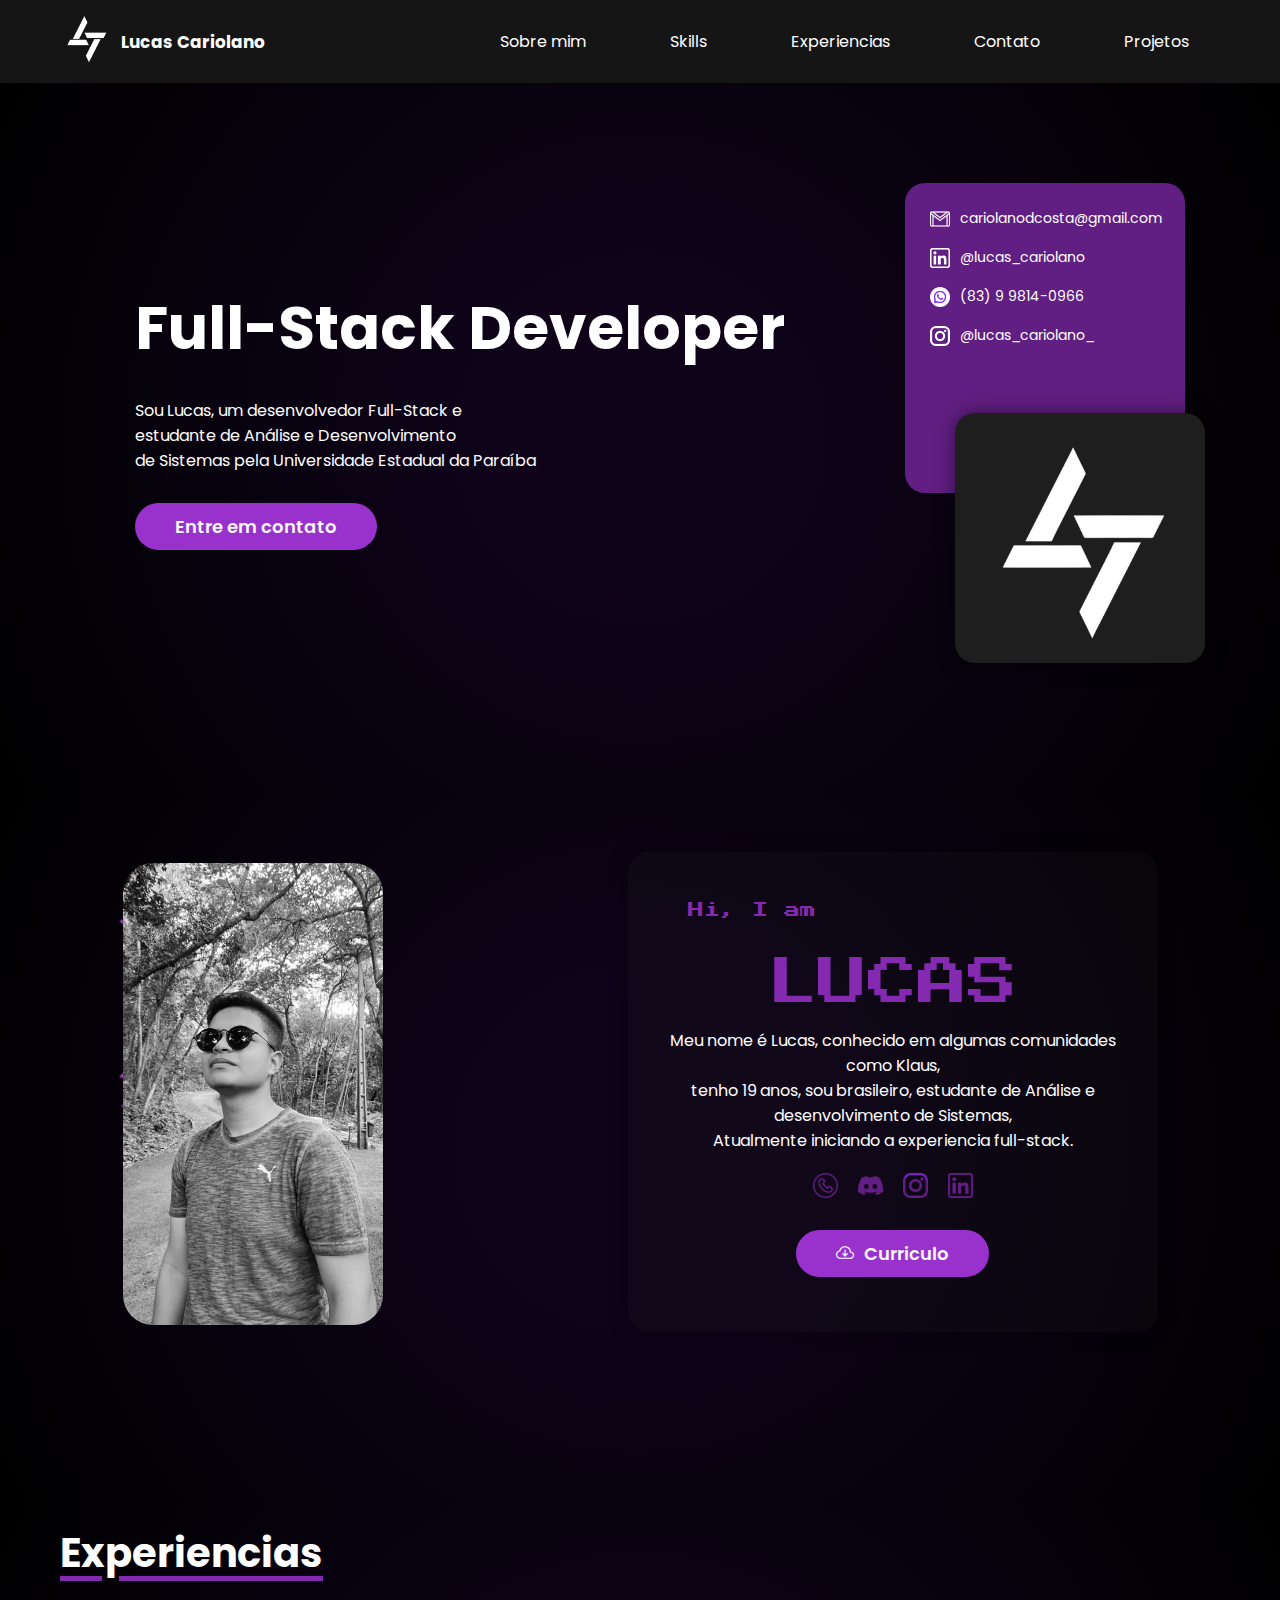
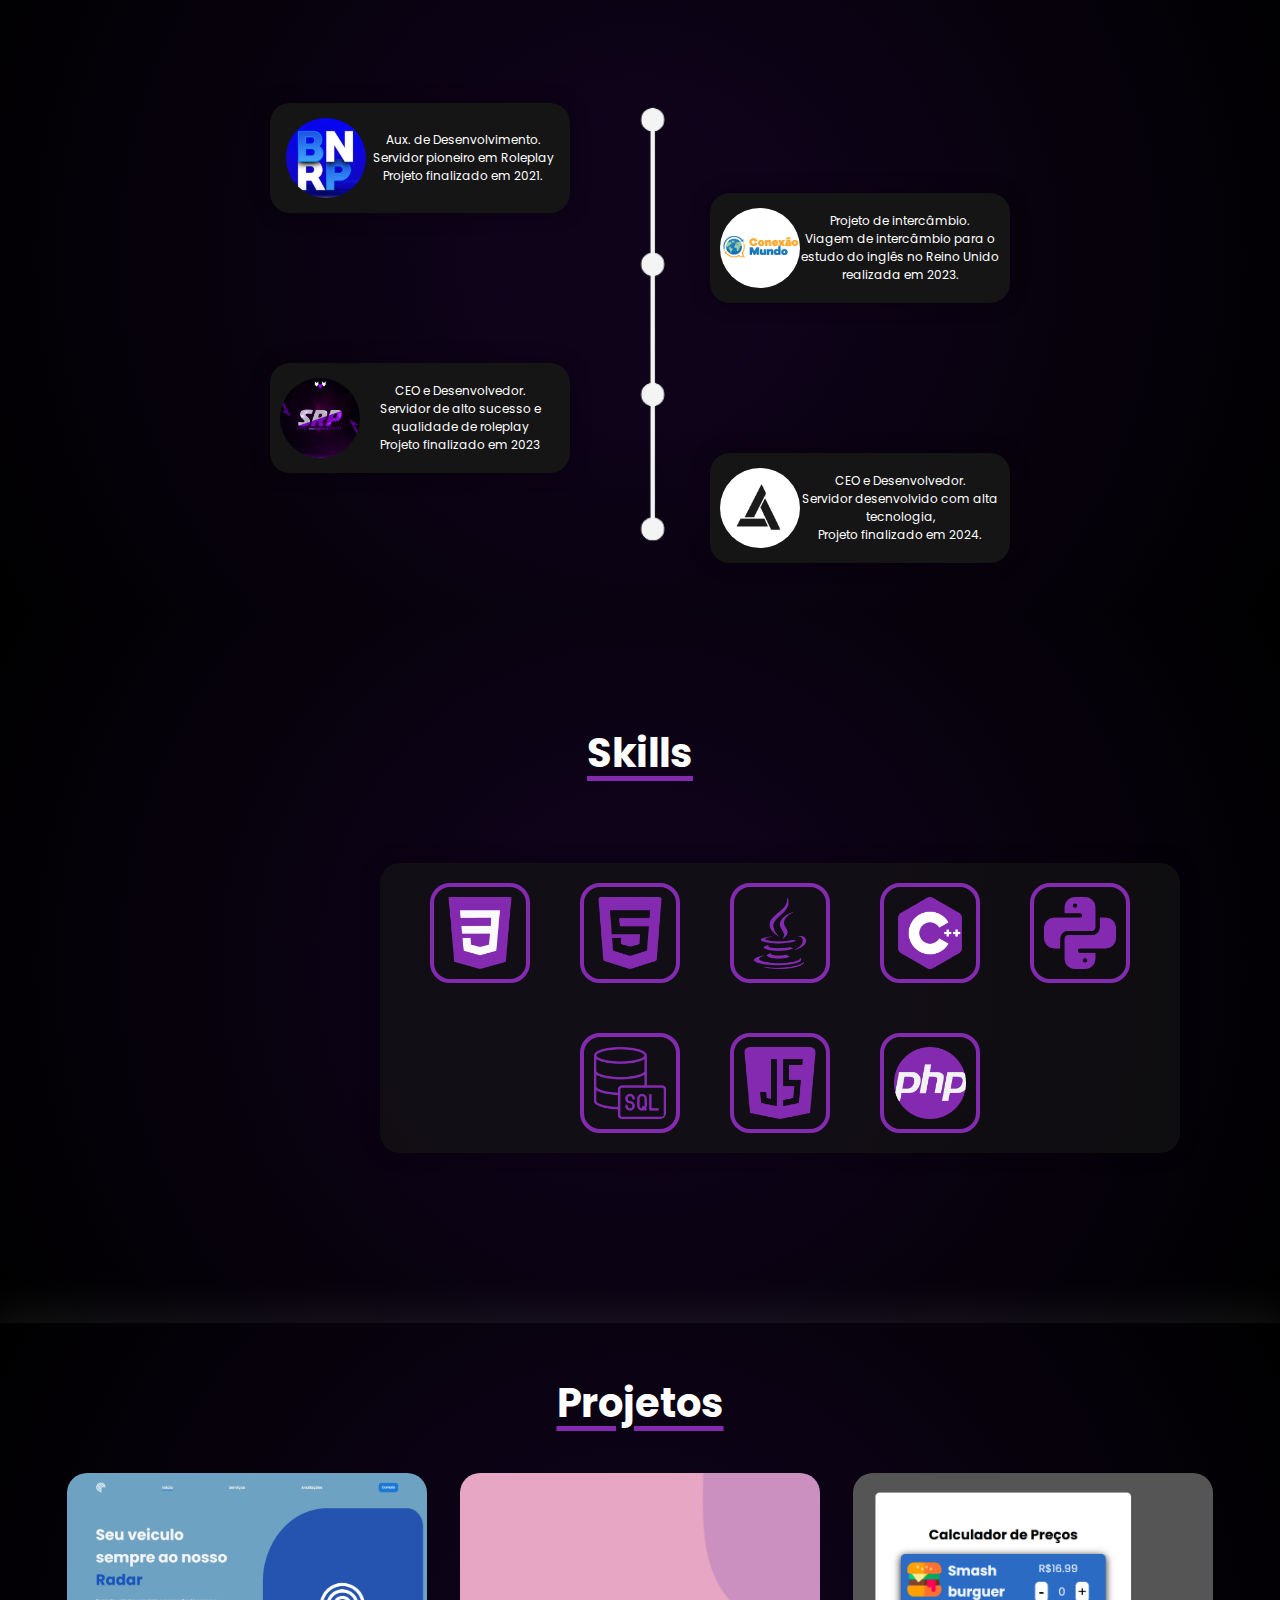
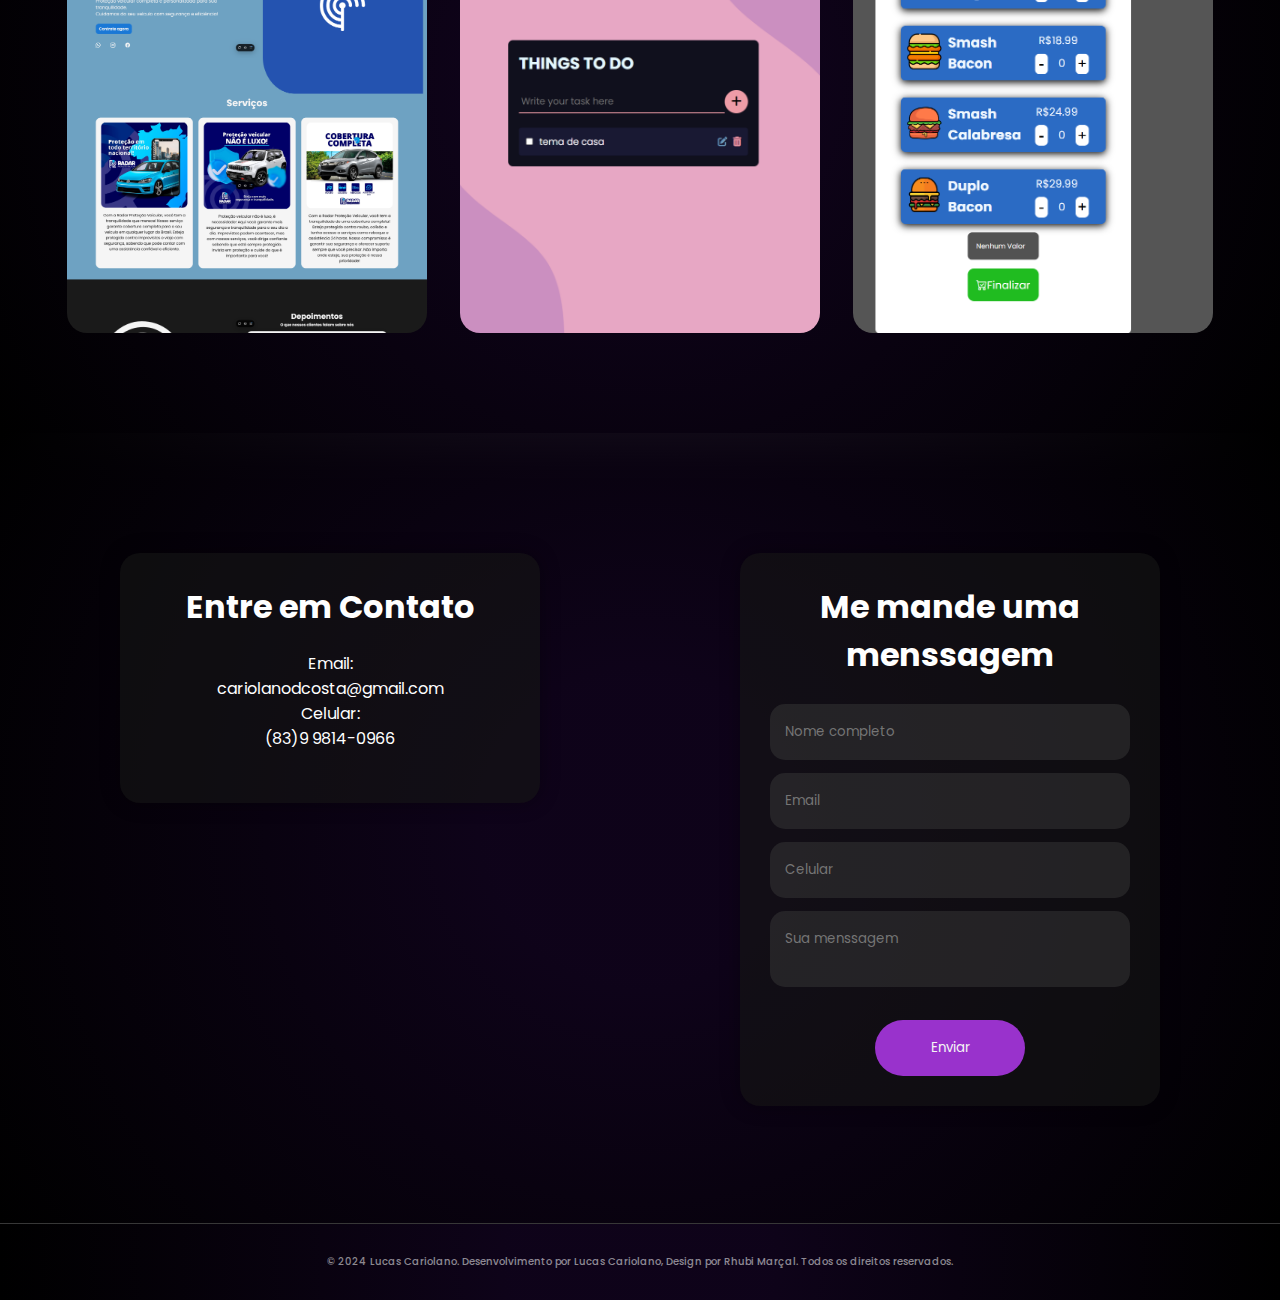
<file: index.html>
<!DOCTYPE html>
<html lang="en">
<head>
    <meta charset="UTF-8">
    <meta name="viewport" content="width=device-width, initial-scale=1.0">
    <!-- GOOGLE FONTS -->
    <!--POPPINS-->
    <link rel="preconnect" href="https://fonts.googleapis.com">
    <link rel="preconnect" href="https://fonts.gstatic.com" crossorigin>
    <link href="https://fonts.googleapis.com/css2?family=Poppins:ital,wght@0,100;0,200;0,300;0,400;0,500;0,600;0,700;0,800;0,900;1,100;1,200;1,300;1,400;1,500;1,600;1,700;1,800;1,900&display=swap" rel="stylesheet">
    <!--MONT SERRAT-->
    <link rel="preconnect" href="https://fonts.googleapis.com">
    <link rel="preconnect" href="https://fonts.gstatic.com" crossorigin>
    <link href="https://fonts.googleapis.com/css2?family=Montserrat:ital,wght@0,100..900;1,100..900&family=Poppins:ital,wght@0,100;0,200;0,300;0,400;0,500;0,600;0,700;0,800;0,900;1,100;1,200;1,300;1,400;1,500;1,600;1,700;1,800;1,900&display=swap" rel="stylesheet">
    <!-- FONT MINECRAFT -->
     <link rel="preconnect" href="https://fonts.googleapis.com">
     <link rel="preconnect" href="https://fonts.gstatic.com" crossorigin>
     <link href="https://fonts.googleapis.com/css2?family=Press+Start+2P&display=swap" rel="stylesheet">
    <!-- FIM GOOGLE FONTS -->

    <!-- BOOTSTRAP ICONS -->
    <link rel="stylesheet" href="https://cdn.jsdelivr.net/npm/bootstrap-icons@1.11.3/font/bootstrap-icons.min.css">
    <!--JAVA SCRIPT-->
    <script src="assets/script.js" defer></script>   

    <!-- CSS -->
    <link rel="stylesheet" href="assets/swiper-bundle.min.css" />
    
    <link rel="stylesheet" href="assets/style.css" />
    <title>Portifolio</title>
</head> 
    <body>
        <header>
            <div class="interface">
                <div class="logo">
                    <a href="#">
                        <img src="images/logo.png" alt="Logo">
                    </a>
                    <h4>Lucas Cariolano</h4>
                </div><!--logo-->
                <nav class="menu-desktop">
                    <ul>
                        <li><a href="#about-me">Sobre mim</a></li>
                        <li><a href="#skills">Skills</a></li>
                        <li><a href="#experiences">Experiencias</a></li>
                        <li><a href="#contact">Contato</a></li>
                        <li><a href="#projects">Projetos</a></li>
                    </ul>
                </nav>
                <div class="open-menu" id="open-menu">
                    <i class="bi bi-list"></i>
                </div>
                <div class="mobile-menu" id="mobile-menu">
                    <div class="closer">
                        <i class="bi bi-x-lg"></i>
                    </div>
                    <nav>
                        <ul>
                            <li><a href="#skills">Skills</a></li>
                            <li><a href="#experiences">Experiencias</a></li>
                            <li><a href="#about-me">Sobre mim</a></li>
                            <li><a href="#contact">Contato</a></li>
                            <li><a href="#projects">Projetos</a></li>
                        </ul>
                    </nav>
                </div>
                <div class="menu-overlay" id="menuoverlay"></div>
            </div>
        </header>
        <main>
            <section  class="site-top">
                <div class="principal-left">
                    <h1>Full-Stack Developer</h1>
                    <p>Sou Lucas, um desenvolvedor Full-Stack e<br>estudante de Análise e Desenvolvimento<br>de Sistemas pela Universidade Estadual da Paraíba</p>
                    <div class="btn-contato">
                        <a href="https://wa.me/5584998140966?text=">
                            <button>Entre em contato</button>
                        </a>
                    </div>
                </div>
                <div class="principal-right">
                    <div class="container">
                        <div class="info-card">
                            <ul>
                                <li><img src="images/gmail.png" alt="Email"> cariolanodcosta@gmail.com</li>
                                <li><img src="images/linkedin.png" alt="LinkedIn"> @lucas_cariolano</li>
                                <li><img src="images/whatsapp.png" alt="Phone"> (83) 9 9814-0966</li>
                                <li><img src="images/instagram.png" alt="Instagram"> @lucas_cariolano_</li>
                            </ul>
                        </div>
                        <div class="logo-card">
                            <img src="images/logo.png" alt="Logo">
                        </div>
                    </div>
                </div>
            </section>
            <section class="about-me" id="about-me">
                <div class="flex">
                    <div class="about-image">
                        <img class="about-me-image" src="images/Lucas-sobre.jpg" alt="">
                        <img class="colmeia-detail" src="images/colmeia.png" alt="">       
                    </div>
                    <div class="card-about">
                        <h4>Hi, I am</h4>
                        <h1>LUCAS</h1>
                        <p>Meu nome é Lucas, conhecido em algumas comunidades como Klaus,<br>tenho 19 anos, sou brasileiro, estudante de Análise e desenvolvimento de Sistemas,<br>Atualmente iniciando a experiencia full-stack.</p>
                        <div class="about-social">
                            <a href="https://wa.me/5584998140966?text=">
                                <img src="images/telefone-roxo.png" alt="Email">
                            </a>
                            <a href="">
                                <img src="images/discordia-roxo.png" alt="Phone">
                            </a>
                            <a href="https://www.instagram.com/p/C-rI688O-Y7X9oIrPLpbWu0_MCMfr29TTyHeYA0/?igsh=MXBxbmpwejFqeTB1cg==">
                                <img src="images/instagram-roxo.png" alt="Instagram">
                            </a>
                            <a href="www.linkedin.com/in/lucas-cariolano-b847702ab">
                                <img src="images/linkedin-roxo.png" alt="LinkedIn">
                            </a>
                        </div>
                        <div class="btn-contato">
                            <a href="#">
                                <button><i class="bi bi-cloud-arrow-down" id="icon-download"></i>Curriculo</button>
                            </a>
                        </div>
                    </div>    
                    </div>
                </div>
                
            </section>
            <section class="experiences" id="experiences">
                <div class="flex">
                    <div class="left-container">
                        <h1>Experiencias</h1>
                        <div class="card-exp">
                            <img src="images/bnrp.png" alt="">
                            <p>Aux. de Desenvolvimento.<br>Servidor pioneiro em Roleplay<br>Projeto finalizado em 2021.</p>
                        </div>
                        <div class="card-exp">
                            <img src="images/SRP.png" alt="">
                            <p>CEO e Desenvolvedor.<br>Servidor de alto sucesso e qualidade de roleplay<br>Projeto finalizado em 2023</p>
                        </div>
                    </div>
                    <div class="center-container">
                        <img src="images/linha-experiencias.png" alt="">
                    </div>
                    <div class="right-container">
                        <div class="card-exp">
                            <img src="images/conexao.png" alt="">
                            <p>Projeto de intercâmbio.<br>Viagem de intercâmbio para o estudo do inglês no Reino Unido realizada em 2023.</p>
                        </div>
                        <div class="card-exp">
                            <img src="images/ALPHA.png" alt="">
                            <p>CEO e Desenvolvedor.<br>Servidor desenvolvido com alta tecnologia,<br>Projeto finalizado em 2024.</p>
                        </div>
                    </div>
                </div>
            </section>
            <!-- Correção de palavras e nome de classe -->
            <section class="skills" id="skills">
                <div class="all-skills">
                    <div class="title-skills">
                        <h1>Skills</h1>
                    </div>
                    <div class="skills-set">
                        <img src="images/css.png" alt="CSS Logo">
                        <img src="images/html.png" alt="HTML Logo">
                        <img src="images/java.png" alt="Java Logo">
                        <img src="images/c-.png" alt="C# Logo">
                        <img src="images/python.png" alt="Python Logo">
                        <img src="images/servidor-sql.png" alt="SQL Server Logo">
                        <img src="images/script-java.png" alt="JavaScript Logo">
                        <img src="images/php.png" alt="PHP Logo">
                    </div> 
                </div>
            </section>
            <section class="projects" id="projects">
                <div class="interface">
                    <h1 class="projects-tittle">Projetos</h2>
                    <div class="flex-images">
                        <div class="img-port" style="background-image: url(images/lpradarsite.png);"></div>
                        <div class="img-port" style="background-image: url(images/to-do-list.png);"></div>
                        <div class="img-port" style="background-image: url(images/calculadordeprecos.png);"></div>
                    </div>
                </div>
            </section>
            <section class="contact" id="contact">
                <div class="contact-container">
                    <div class="left-square">
                        <h1>Entre em Contato</h1>
                        <p>Email:<br>cariolanodcosta@gmail.com</p>
                        <p>Celular:<br>(83)9 9814-0966</p>
                    </div>
                    <div class="right-square">
                        <h1>Me mande uma menssagem</h1>
                        <form action="./php/email_send.php" method="POST" class="card">
                            <input type="text" name="name" id="name" placeholder="Nome completo" required>
                            <input type="text" name="email" id="email" placeholder="Email" required>
                            <input type="text" name="phonenumber" id="phonenumber" placeholder="Celular" required>
                            <textarea name="message" id="message" placeholder="Sua menssagem" required></textarea>
                            <div class="btn-submmit"><input type="button" value="Enviar"></div>
                        </form>
                    </div>
                </div>
            </section>
        </main>
        <footer>
            <div id="line"></div>
            <div class="Copyright"><h2>© 2024 Lucas Cariolano. Desenvolvimento por Lucas Cariolano, Design por Rhubi Marçal. Todos os direitos reservados.</h2></div>
        </footer>
    </body>
</html>
</file>
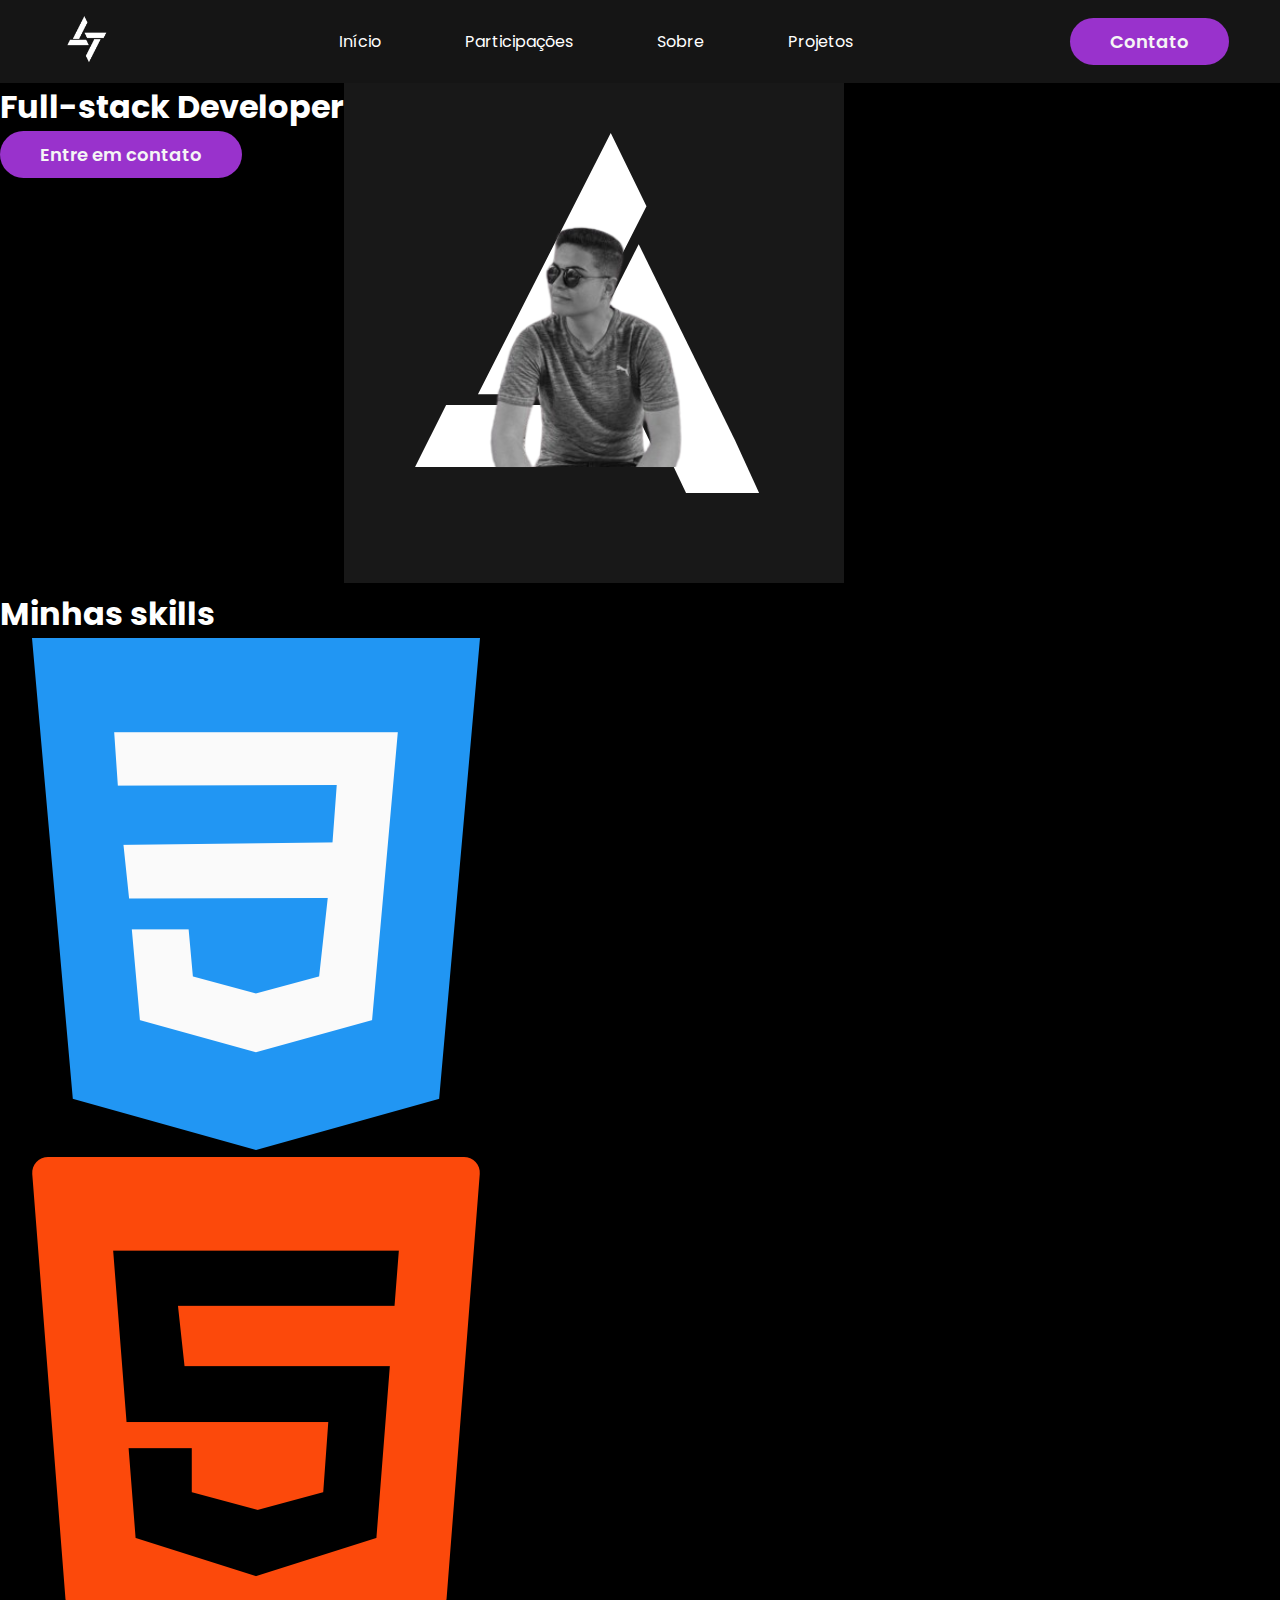
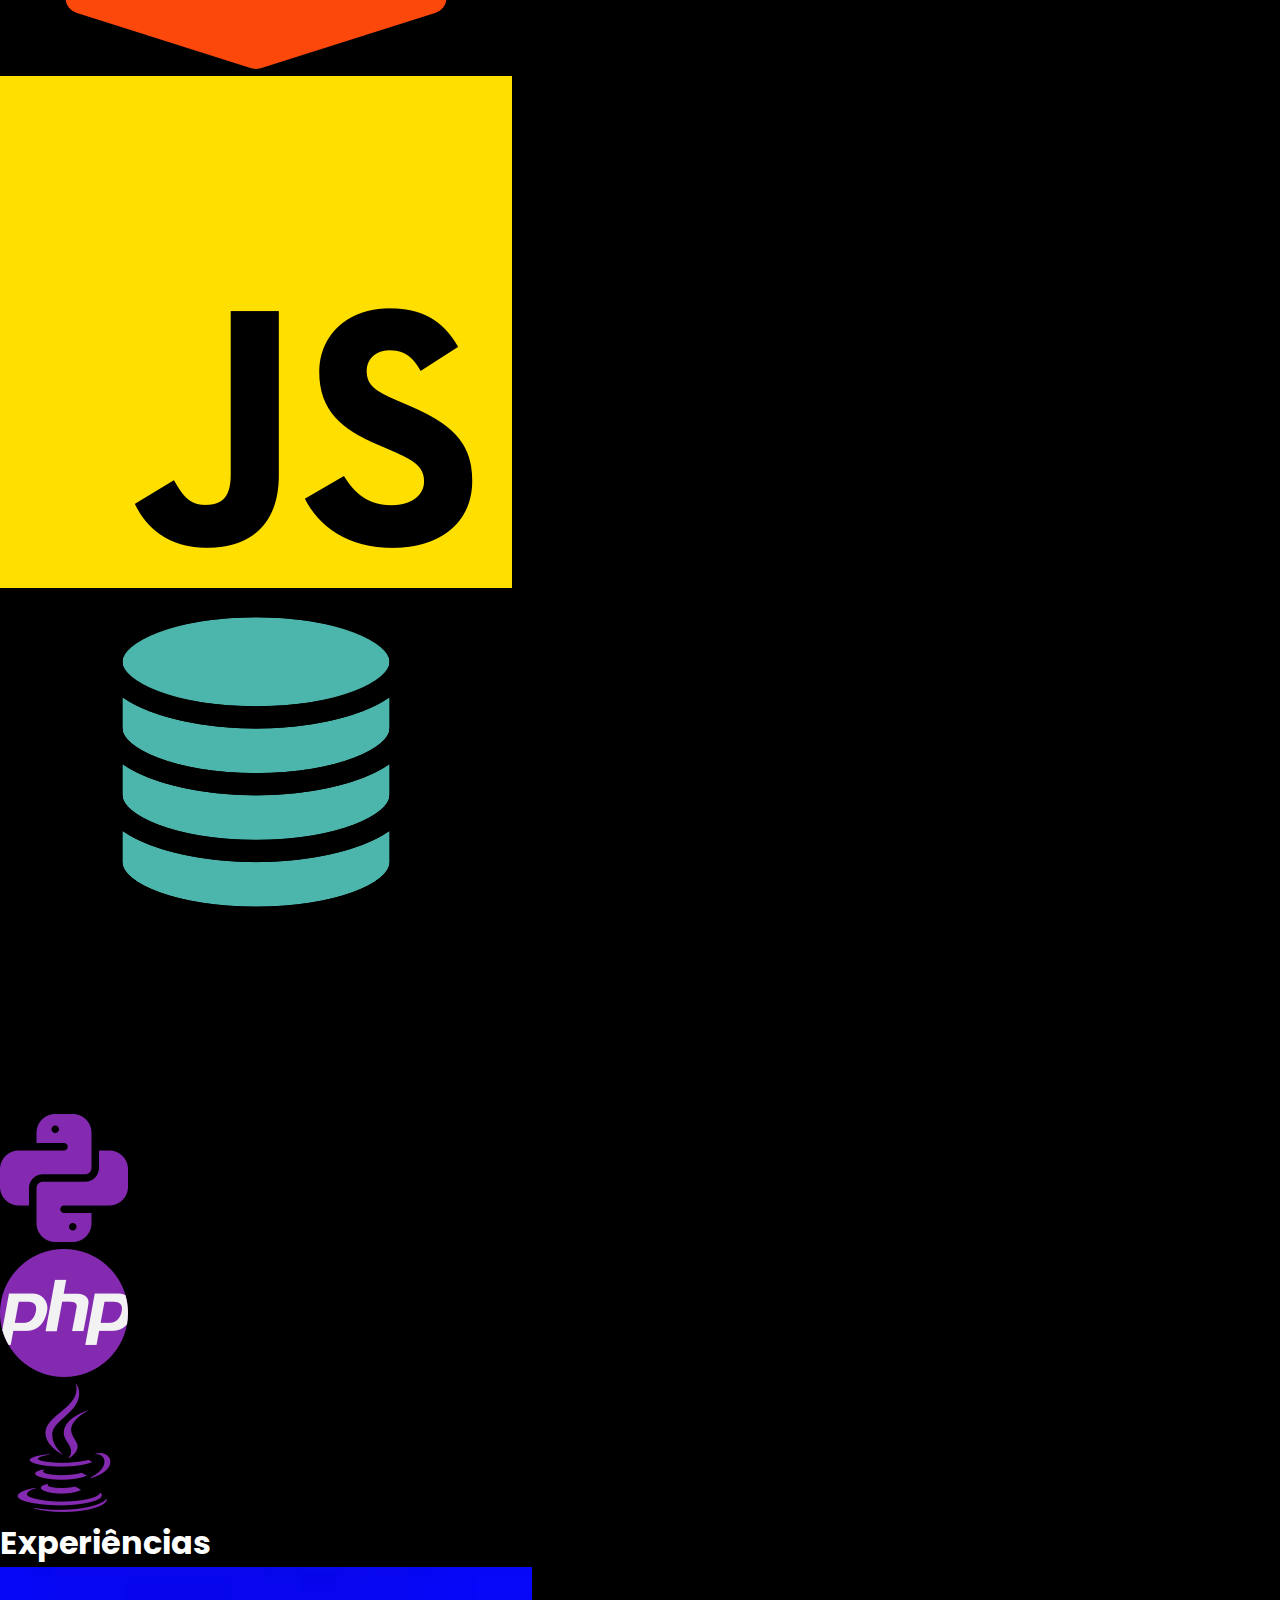
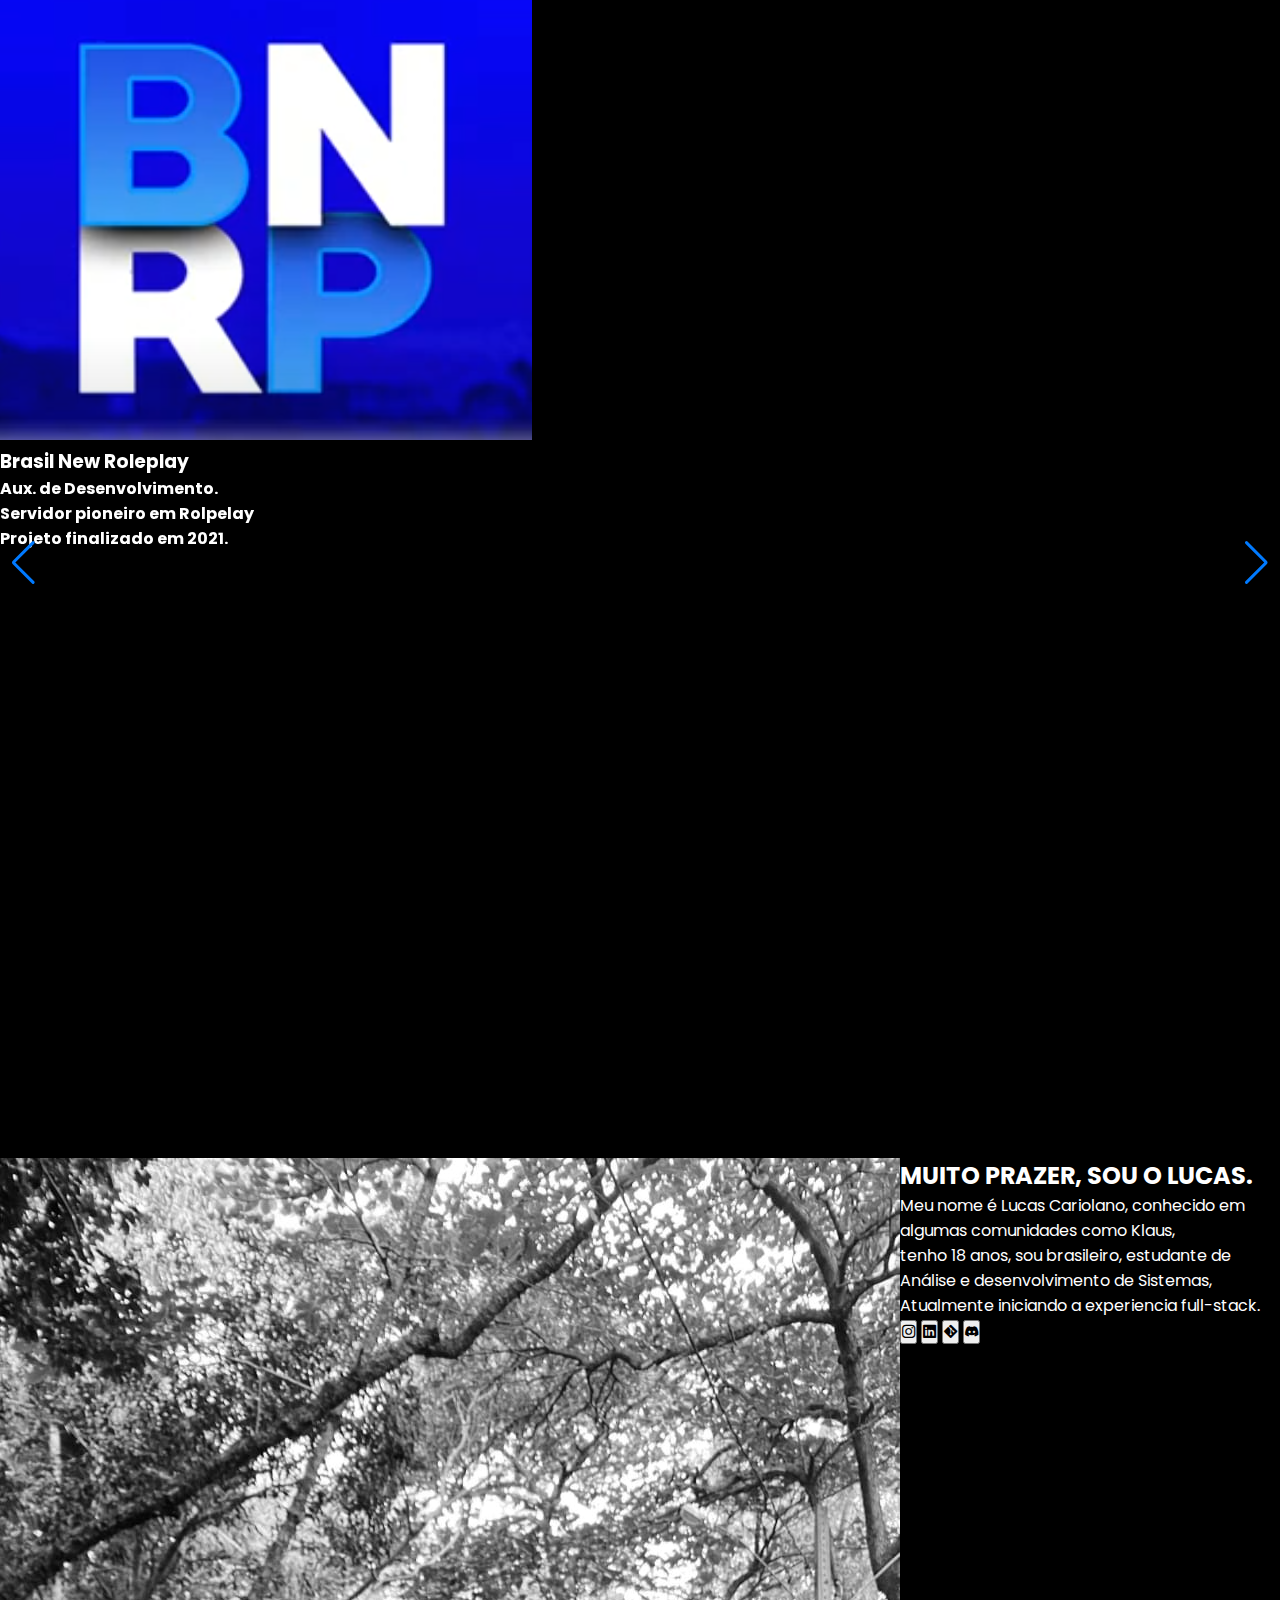
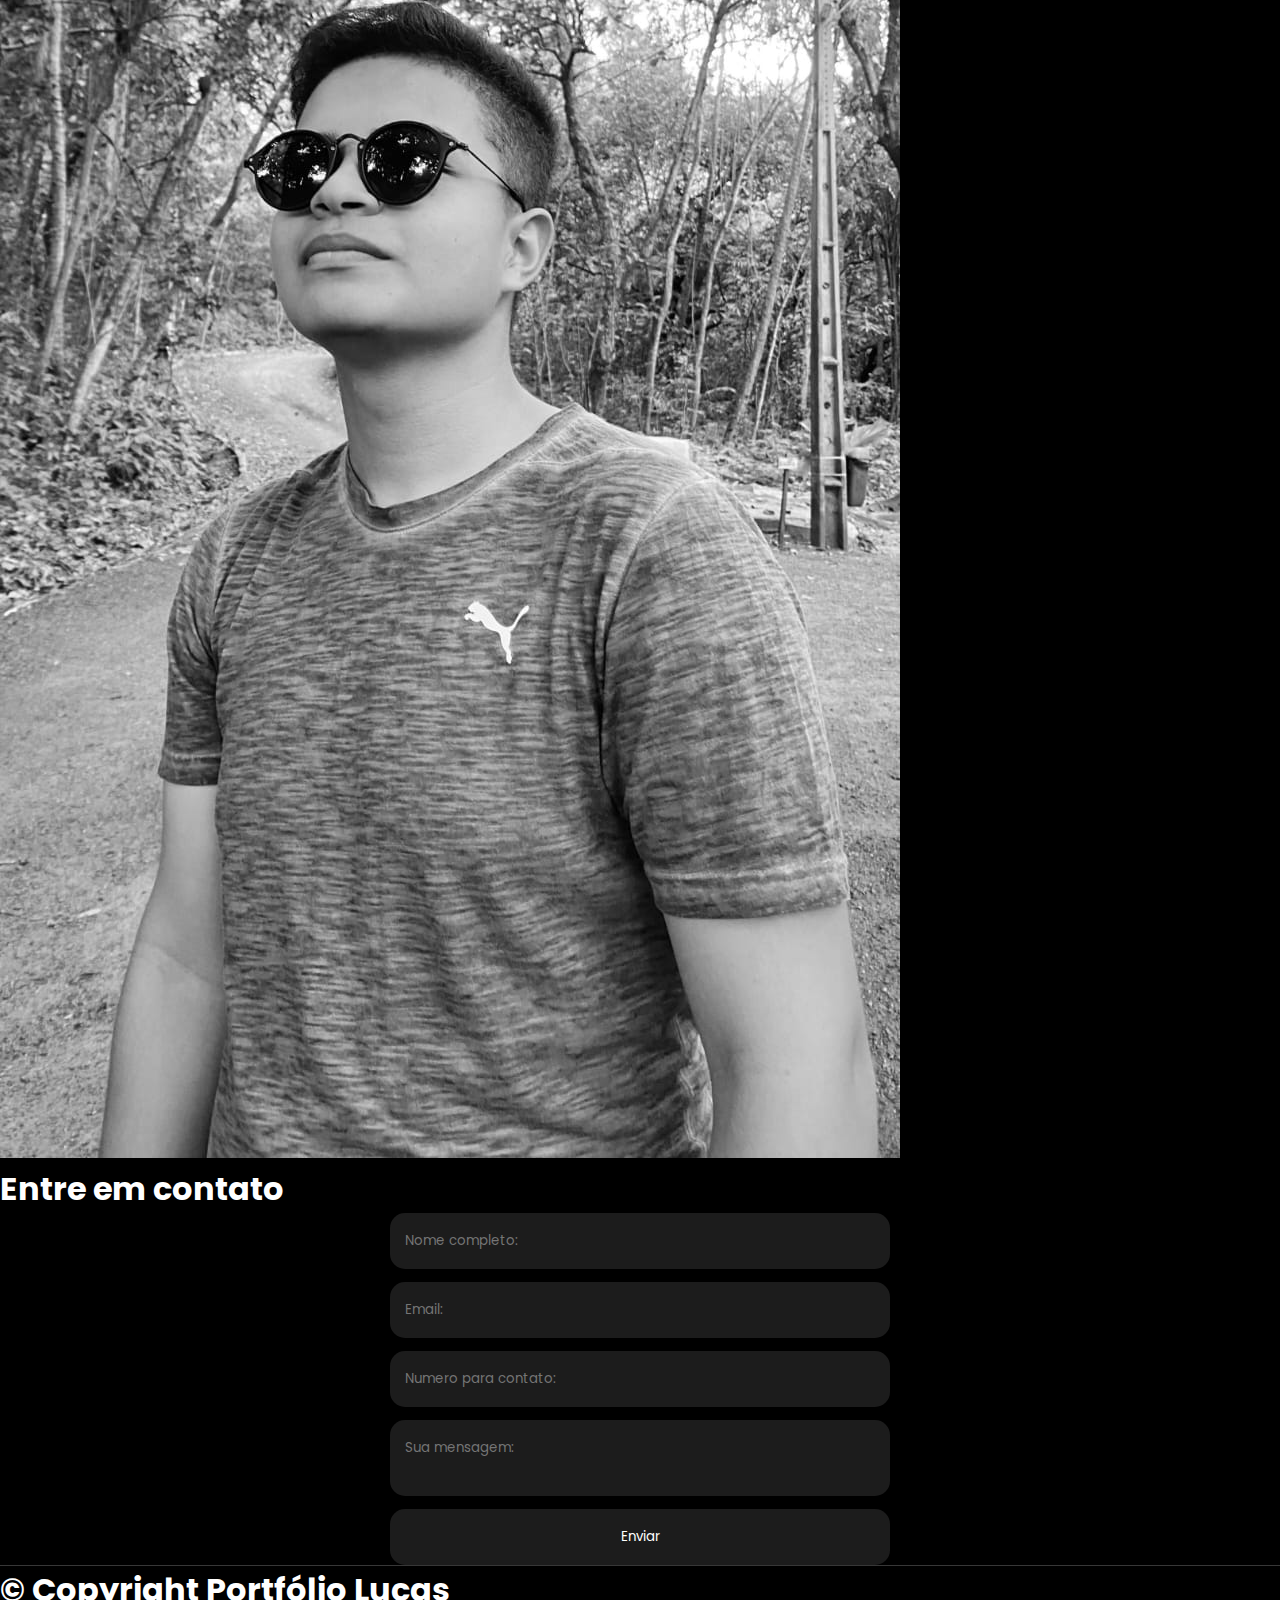
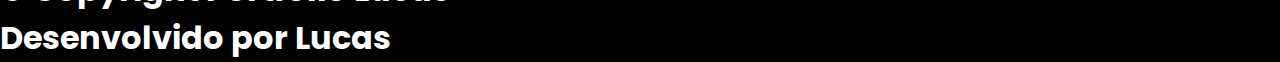
<file: back.html>
<!DOCTYPE html>
<html lang="pt-br">
<head>
    <meta charset="UTF-8">
    <meta name="viewport" content="width=device-width, initial-scale=1.0">
    <!-- GOOGLE FONTS -->
    <!--POPPINS-->
    <link rel="preconnect" href="https://fonts.googleapis.com">
    <link rel="preconnect" href="https://fonts.gstatic.com" crossorigin>
    <link href="https://fonts.googleapis.com/css2?family=Poppins:ital,wght@0,100;0,200;0,300;0,400;0,500;0,600;0,700;0,800;0,900;1,100;1,200;1,300;1,400;1,500;1,600;1,700;1,800;1,900&display=swap" rel="stylesheet">
    <!--MONT SERRAT-->
    <link rel="preconnect" href="https://fonts.googleapis.com">
    <link rel="preconnect" href="https://fonts.gstatic.com" crossorigin>
    <link href="https://fonts.googleapis.com/css2?family=Montserrat:ital,wght@0,100..900;1,100..900&family=Poppins:ital,wght@0,100;0,200;0,300;0,400;0,500;0,600;0,700;0,800;0,900;1,100;1,200;1,300;1,400;1,500;1,600;1,700;1,800;1,900&display=swap" rel="stylesheet">
    <!-- FIM GOOGLE FONTS -->

    <!-- BOOTSTRAP ICONS -->
    <link rel="stylesheet" href="https://cdn.jsdelivr.net/npm/bootstrap-icons@1.11.3/font/bootstrap-icons.min.css">
    
    <!-- CSS -->
    <link rel="stylesheet" href="assets/swiper-bundle.min.css" />
    
    <link rel="stylesheet" href="assets/style.css" />
    
    
    <title>Portifolio</title>
</head>
<body>
    <header>
        <div class="interface">
            <div class="logo">
                <a href="#">
                    <img src="images/logo.png" alt="Logo">
                </a>
            </div><!--logo-->
            <nav class="menu-desktop">
                <ul>
                    <li><a href="#">Início</a></li>
                    <li><a href="#">Participações</a></li>
                    <li><a href="#">Sobre</a></li>
                    <li><a href="#">Projetos</a></li>
                </ul>
            </nav>
            
            <div class="btn-contato">
                <a href="#">
                    <button>Contato</button>
                </a>
            </div>

        </div><!--Interface-->
    </header>  
    <main>
        <section  class="topo-do-site">
            <div class="interface">
                <div class="flex">
                    <div class="txt-toposite">
                        <h1> Full-stack Developer </h1>
                        <div class="btn-contato">
                            <a href="#">
                                <button>Entre em contato</button>
                            </a>
                        </div>
                    </div>
                
                    <div class="img-topo-site">
                        <img src="images/lucas.png" alt="logo">
                    </div>
                </div>
            </div>
        </section>
        <section class="knowledge">
            <h1 class="knowledge-title">Minhas skills</h1>
            <div id="container">
                <div class="image-box">
                    <img src="images/css-3.png" alt="" />
                </div>
                <div class="image-box">
                    <img src="images/html-5.png" alt="" />
                </div>
                <div class="image-box">
                    <img src="images/js.png" alt="" />
                </div>
                <div class="image-box">
                    <img src="images/mysql.png" alt="" />
                </div>
                
            </div>
            <div id="container">
                <div class="image-box">
                    <img src="images/python.png" alt="" />
                </div>
                <div class="image-box">
                    <img src="images/php.png" alt="" />
                </div>
                <div class="image-box">
                    <img src="images/java.png" alt="" />
                </div>
                
            </div>


        </section>
        <section class="especialitys">
            <h1 class="especialitys-title">Experiências</h1>
            <div class="container swiper">
                <div class="slide-container">
                <div class="card-wrapper swiper-wrapper">
                    <div class="card swiper-slide">
                    <div class="image-box">
                        <img src="images/bnrp.png" alt="" />
                    </div>
                    <div class="profile-details">
                        <!--<img src="images/profile/profile1.jpg" alt="" />-->
                        <div class="name-job">
                        <h3 class="name">Brasil New Roleplay</h3>
                        <h4 class="job">Aux. de Desenvolvimento.<br>Servidor pioneiro em Rolpelay<br>Projeto finalizado em 2021.</h4>
                        </div>
                    </div>
                    </div>
                    <div class="card swiper-slide">
                    <div class="image-box">
                        <img src="images/conexao.png" alt="" />-->
                    </div>
                    <div class="profile-details">
                        <!--<img src="images/profile/profile2.jpg" alt="" />-->
                        <div class="name-job">
                        <h3 class="name">Conexão Mundo</h3>
                        <h4 class="job">Projeto de imtercambio.<br>Viagem de imtercâmbio para o estudo do inglês no Reino Unido realizada em 2023.</h4>
                        </div>
                    </div>
                    </div>
                    <div class="card swiper-slide">
                    <div class="image-box">
                        <img src="images/SRP.png" alt="" />
                    </div>
                    <div class="profile-details">
                        <!--<img src="images/profile/profile3.jpg" alt="" />-->
                        <div class="name-job">
                        <h3 class="name">Space Roleplay</h3>
                        <h4 class="job">CEO e Desenvolvedor.<br>Servidor de alto sucesso e qualidade de roleplay<br>Projeto finalizado em 2023</h4>
                        </div>
                    </div>
                    </div>
                    <div class="card swiper-slide">
                    <div class="image-box">
                        <img src="images/ALPHA.png" alt="" />
                    </div>
                    <div class="profile-details">
                        <!--<img src="images/profile/profile4.jpg" alt="" /-->
                        <div class="name-job">
                        <h3 class="name">Alpha City</h3>
                        <h4 class="job">CEO e Desenvolvedor.<br>Servidor desenvolvido com alta tecnologia, mas, por decisão da equipe todos os sistemas foram vendidos<br>Projeto finalizado em 2024.</h4>
                        </div>
                    </div>
                    
                </div>
                </div>
                <div class="swiper-button-next swiper-navBtn"></div>
                <div class="swiper-button-prev swiper-navBtn"></div>
                <div class="swiper-pagination"></div>
            </div>
        </section>

        <script src="assets/swiper-bundle.min.js"></script>
        <script src="assets/script.js"></script>    

        
        <section class="about">
            <div class="interface">
                <div class="flex">
                    <div class="img-about">
                        <img src="images/Lucas-sobre.jpg" alt="">
                    </div>
                    <div class="txt-about">
                        <h2>MUITO PRAZER, SOU O LUCAS.</h2>
                        <p>Meu nome é Lucas Cariolano, conhecido em algumas comunidades como Klaus,<br> 
                            tenho 18 anos, sou brasileiro, estudante de Análise e desenvolvimento de Sistemas,<br>
                            Atualmente iniciando a experiencia full-stack.
                        </p>
                        <div class="btn-media">
                            <a href="https://www.instagram.com/lucas_cariolano_/" class=""><button><i class="bi bi-instagram"></i></button></a>
                            <a href="https://www.linkedin.com/in/lucas-cariolano-b847702ab" class=""><button><i class="bi bi-linkedin"></i></button></a>
                            <a href="" class=""><button><i class="bi bi-git"></i></button></a>
                            <a href="https://discordapp.com/users/992602212360540220" class=""><button><i class="bi bi-discord"></i></button></a>
                        </div>
                    </div>
                    
                    
                </div>
            </div>
        </section>

        <section class="form">
            <div class="interface">
                <h1 class="form-title">Entre em contato</h1>
                <form action="https://formsubmit.co/cariolanodcosta@gmail.com" method="POST">
                    <input type="text" name="name" id="" placeholder="Nome completo:" required>
                    <input type="email" name="email" id="" placeholder="Email:" required>
                    <input type="text" name="number" id="" placeholder="Numero para contato:" required>
                    <textarea name="message" id="" placeholder="Sua mensagem:" required></textarea>
                    <div class="btn-submit">
                        <input type="submit" value="Enviar">
                    </div>
                </form>
            </div>

        </section>
    </main>
    <footer>
        <div id="line"></div>
        <div class="Copyright"><h1>© Copyright Portfólio Lucas<br>
            Desenvolvido por Lucas</h1></div>
    </footer>
</body>
</html>
</file>
<file: assets/style.css>
*{
    margin: 0px;
    padding: 0;
    box-sizing: border-box;
    font-family: "Poppins", sans-serif;
}

body{
    background-color:  black;
    color: white;
}

header{
    background-color: #151515;
    
}
header .interface{
    margin-top: -37px;
    margin-bottom: -37px;
}
header .logo{
    display: flex;
    align-items: center;
    color: #ffffff;
    font-size: 16.9px;
}
.flex{
    display: flex;
}

.btn-contato button{
    padding: 10px 40px;
    font-size: 18px;
    font-weight: 600;
    color:whitesmoke;
    background-color: darkorchid;
    border: 0;
    border-radius: 30px;
    cursor: pointer;
    transition: .2s;
    
}
.btn-contato button:hover, form .btn-submit input:hover{
    box-shadow: 0px 0px 8px rgb(98, 31, 131);
    border: 0;
    border-radius: 30px;
    cursor: pointer;
    transform: scale(1.05);
    
}


header{
    padding: 40px 4%;
    
}

header img{
    width: 70px;
}
header > .interface{
    display: flex;
    align-items: center;
    justify-content: space-between;
}

header a{
    color: white;
    text-decoration: none;
    display: inline-block;
    transition: .2s;
}
header a:hover{
    transform: scale(1.05);
}

header nav.menu-desktop ul{
    list-style-type: none;
}

header nav ul li{
    display: inline-block;
    padding: 0 40px;
}
/*ESTILO MENU MOBILE*/
.open-menu i {
    font-size: 40px;
}
.open-menu{
    display: none;

}
.mobile-menu{
    background-color: #151515;
    height: 100vh;
    position: fixed;
    top: 0;
    right: 0;
    z-index: 99999;
    width: 0%;
    overflow: hidden;
    transition: .2s;
    border-radius: 15px;
}
.mobile-menu.abrir-Menu{
    width: 70%;
}
.mobile-menu.abrir-Menu ~ .menu-overlay{
    display: block;
}
.mobile-menu nav ul{
    display: flex;
    text-align: right;
    flex-direction: column;
    
}
.mobile-menu nav ul li a{
    color: #fff;
    font-size: 20px;
    padding: 20px 4%;
}
.mobile-menu nav ul li a:hover{
    background-color: #00000058;
    display: block;
}
.mobile-menu .closer i{
    font-size: 30px;
}
.mobile-menu .closer{
    padding: 20px 5%;
}
.menu-overlay{
    background-color: #00000082;
    width: 100%;
    height: 100%;
    position: fixed;
    top: 0;
    left: 0;
    z-index: 8888;
    display: none;
}
.site-top{
    display: flex;
    justify-content: space-around;
    background: radial-gradient(circle, rgba(96, 21, 171, 0.15) 20%, #000000 100%);
    height: 710px;
    width: 100%;
}
.principal-left{
    
    margin-left: 60px;
    margin-top: 200px;
}
.principal-left  h1{
    font-size: 60px;
}
.principal-left  p{
    padding-top: 25px;
    padding-bottom: 30px;
}

.principal-right {
    display: flex;
    margin-left: -30px;
    margin-top: 100px;
}

.info-card {
    background-color: rgb(98, 31, 131); /* Cor de fundo roxa */
    padding: 25px;
    border-radius: 20px;
    color: #fff;
    display: flex;
    flex-direction: column;
    justify-content: space-between;
    width: 280px;
    height: 310px;
    position: relative;
    animation: flutuar 2s ease-in-out infinite alternate;
}

.info-card ul {
    list-style-type: none;
}

.info-card li {
    display: flex;
    align-items: center;
    margin-bottom: 18px;
    font-size: 14px;
}

.info-card li img {
    width: 20px;
    height: 20px;
    margin-right: 10px;
    
}

@keyframes flutuar{
    0%{
        top: 0;
    }
    100%{
        top: 30px;
    }
}
.logo-card {
    display: flex;
    justify-content: center;
    align-items: center;
    background-color: #1e1e1efd;
    padding: 20px;
    border-radius: 20px;
    width: 250px;
    height: 250px;
    position: relative;
    margin-top: -80px; /* Ajusta o deslocamento */
    margin-left: 50px; /* Ajusta o deslocamento */
    box-shadow: 0px 0px 20px rgba(0, 0, 0, 0.5); /* Sombras para dar destaque */
    animation: flutuar 2.5s ease-in-out infinite alternate;
}
  
.logo-card img {
    width: 290px;
    height: 290px;
}



section.about-me{
    background: radial-gradient(circle, rgba(96, 21, 171, 0.15) 20%, #000000 100%);
    height: 710px;
    width: 100%;
    padding: 0px, 5%;

}
section.about-me .flex{
    display: flex;
    justify-content: space-around;
    align-items: flex-end;
}

.about-image img{
    width: 260px;
    margin-top: 70px;    
}
.about-me-image{
    border-radius: 30px;
    position: relative; /* Garante que a imagem tenha seu próprio contexto de empilhamento */
    z-index: 1;
}
.colmeia-detail{
    position: absolute;
    bottom: -250px; /* Ajusta o deslocamento */
    left: 90px;
}
.card-about{
    padding: 30px;
    background-color: #1e1e1e30;
    height: 480px;
    width: 530px;
    border-radius: 20px;
    box-shadow: 0px 0px 20px rgba(0, 0, 0, 0.329);
}


.card-about h1{
    font-family: "Press Start 2P", system-ui;
    font-size: 50px;
    font-weight: 50;
    margin-top: 40px;
    margin-bottom: 20px;
    color: rgb(132, 42, 177);
    text-align: center;
}

.card-about p{
    text-align: center;
}
.card-about h4{
    font-family: "Press Start 2P", system-ui;
    margin-left: 30px;
    margin-bottom: 20px;
    margin-top: 20px;
    font-weight: 5;
    color:  rgb(132, 42, 177);
}
.about-social{
    margin-top: 20px;
    display: flex;
    justify-content: center;
    gap: 20px;
}
.about-social img{
    width: 25px;
}
section .card-about .btn-contato{
    
    display: flex;
    justify-content: center;
    margin-top: 25px;
}
#icon-download{
    width: 25px;
    padding-right: 10px;
}
section.experiences{
    background: radial-gradient(circle, rgba(96, 21, 171, 0.15) 20%, #000000 100%);
    height: 710px;
    width: 100%;
    display: flex;
    justify-content: space-evenly;
    align-items: center;
    
}

section.experiences .card-exp{
    
    width: 300px;
    height: 110px;
    background-color: #151515;
    box-shadow: 0px 0px 20px rgba(0, 0, 0, 0.329);
    border-radius: 20px;
    margin: 30px;
    padding: 10px;
    display: flex;
    justify-content: space-evenly;
    align-items: center;
}

section.experiences .card-exp img{
    width: 80px;
    height: 80px;
    border-radius: 50%;
}

section.experiences .card-exp p{
    font-size: 12px;
    text-align: center;
}
section.experiences .right-container .card-exp{
    margin-left: -150px;
}
.left-container{
    display: flex;
    flex-direction: column;
    gap: 90px;
    margin-right: -120px;
}
.left-container h1{
    font-size: 40px;
    margin-left: -180px;
    text-decoration: underline;
    text-decoration-color: rgb(132, 42, 177);
    text-decoration-thickness: 12%;
    text-underline-offset: 9px;
}
.right-container{
    display: flex;
    flex-direction: column;
    gap: 90px;
    margin-top: 240px;
    margin-left: -120px;
}
.center-container{
    display: flex;
    margin-top: 120px;
}
section.skills{ 
    padding-top: 50px;
    padding-bottom: 50px;
    background: radial-gradient(circle, rgba(96, 21, 171, 0.15) 20%, #000000 100%);
    height: 710px;
    width: 100%;   
}
.title-skills{
    margin-top: 60px;
    text-align: center;
}

section.skills .skills-set{
    display: flex;
    justify-content: center;
    flex-wrap: wrap;
    gap: 50px;
    padding: 20px;
    background-color: #151515a2;
    box-shadow: 0px 0px 20px rgba(0, 0, 0, 0.329);
    width: 800px;
    margin-top: 80px;
    margin-left: 380px;
    border-radius: 20px;
}
section.skills h1{
    margin-bottom: 50px;
    font-size: 40px;
    text-decoration: underline;
    text-decoration-color: rgb(132, 42, 177);
    text-decoration-thickness: 12%;
    text-underline-offset: 9px;
}

.skills-set img {
    width: 100px; /* Define uma largura para as imagens */
    height: auto;
    border: 4px solid rgb(132, 42, 177); /* Espessura e cor da linha */
    border-radius: 20px;
    display: block; /* Para que a linha fique abaixo da imagem */
    padding: 10px; /* Espaço entre a imagem e a linha */
}

section.projects {
    text-align: center;
    padding: 50px 4%;
    background: radial-gradient(circle, rgba(96, 21, 171, 0.15) 20%, #000000 100%);
    height: 710px;
    width: 100%;   
    box-shadow: 0px 0px 40px 10px rgba(255, 255, 255, 0.082);
}
section.projects .flex-images{
    display: flex;
    justify-content: space-around;
}
.img-port{
    width: 360px;
    height: 460px;
    background-color: #151515;
    background-size: cover;
    background-position: 100% 0%;
    transition: 7s;
    cursor: pointer;
    border-radius: 20px;
}

.img-port:hover{
    background-position: 100% 100%;
}
section.projects h1{
    margin-bottom: 40px;
    font-size: 40px;
    text-decoration: underline;
    text-decoration-color: rgb(132, 42, 177);
    text-decoration-thickness: 12%;
    text-underline-offset: 9px;
}
.contact{
    background: radial-gradient(circle, rgba(96, 21, 171, 0.15) 20%, #000000 100%);
    height: 790px;
    width: 100%; 
}
.contact-container{
    display: flex;
    justify-content: center;
    gap: 200px;
    padding: 120px;
}
.left-square{
    text-align: center;
    background-color: #151515a2;
    box-shadow: 0px 0px 20px rgba(0, 0, 0, 0.329);
    border-radius: 20px;
    padding: 30px;
    width: 500px;
    height: 250px;
}
.left-square h1{
    margin-bottom: 20px;
}
.right-square{
    text-align: center;
    padding: 30px;
    background-color: #151515a2;
    box-shadow: 0px 0px 20px rgba(0, 0, 0, 0.329);
    border-radius: 20px;
    width: 500px;
    height: auto;
}
.right-square h1{
    margin-bottom: 25px;
}
form{
    max-width: 500px;
    margin: 0 auto;
    display: flex;
    justify-content: center;
    flex-direction: column;
    gap: 13px;
}
form input, form textarea{
    width: 100%;
    background-color: #37373780;
    border: 0;
    outline: 0;
    padding: 18px 15px;
    border-radius: 15px;
    color: #fff;
    
}
form textarea{
    resize: none;
    max-height: 200px;
}
form .btn-submmit input{
    width: 150px;
    margin-top: 20px;
    color:whitesmoke;
    background-color: darkorchid;
    cursor: pointer;
    border: 0;
    border-radius: 30px;
    transition: .2s;
}
form .btn-submmit input:hover{
    box-shadow: 0px 0px 8px rgb(98, 31, 131);
    border: 0;
    border-radius: 30px;
    cursor: pointer;
    transform: scale(1.05);
}
#line {
    width: 100%;
    border-bottom: 1px solid #373737;
}
.Copyright h2{
    background: radial-gradient(circle, rgba(96, 21, 171, 0.15) 20%, #000000 100%);
    color: rgba(255, 255, 255, 0.548);
    font-size: 10px;
    text-align: center;
    padding: 30px;
    font-weight: 500; 
}
@media screen and (max-width: 1020px){

    /*TOPO DO SITE*/
    header .interface{
        margin-top: -37px;
        margin-bottom: -37px;
        width: 100%;
    }
    .menu-desktop, .btn-contato, .about-image, .center-container{
        display: none;
    }
    .site-top{
        flex-direction: column;
        margin-bottom: 100px;   
    }
    .principal-left{ 
        margin-left: 20px;
        margin-top: 150px;
        text-align: center;
    }
    .principal-right {
        display: flex;
        justify-content: center;
        margin-left: 35px;
        margin-top: 70px;
    }
    /*SOBRE MIM*/
    .about-me{
        margin-top: 500px;
    }
    .about-me .card-about .btn-contato{
        text-align: center;
    }
    /*EXPERIENCIAS*/
    .experiences H1{
        text-align: center;
    }
    section.experiences .right-container .card-exp{
        margin-left: 0;
    }
    .left-container{
        display: flex;
        flex-direction: column;
        gap: 100px;
        margin-right: 10px;
    }
    .left-container h1{
        font-size: 40px;
        margin-left: 0;
        text-decoration: underline;
        text-decoration-color: rgb(132, 42, 177);
        text-decoration-thickness: 12%;
        text-underline-offset: 9px;
    }
    .right-container{
        display: flex;
        flex-direction: column;
        gap: 100px;
        margin-top: 290px;
        margin-left: -340px;
    }
    section.skills .skills-set{
        display: flex;
        width: 400px;
        background-color: #151515a2;
        box-shadow: 0px 0px 20px rgba(0, 0, 0, 0.329);
        margin-top: 80px;
        margin-left: 18px;
        border-radius: 20px;
    }
    .skills-set img {
        width: 70px; /* Define uma largura para as imagens */
        height: auto;
        border: 2px solid rgb(132, 42, 177); /* Espessura e cor da linha */
        border-radius: 16px;
        display: block; /* Para que a linha fique abaixo da imagem */
        padding: 10px; /* Espaço entre a imagem e a linha */
    }
    section.projects {
        display: flex;
        text-align: center;
        justify-content: center;
        padding: 50px 4%;
        background: radial-gradient(circle, rgba(96, 21, 171, 0.15) 20%, #000000 100%);
        height: 850px;
        width: 100%;   
        margin-bottom: 850px; 
        box-shadow: 0px 0px 40px 10px rgba(255, 255, 255, 0.082);
    }
    .projects .flex-images{
        flex-direction: column;

    }
    .img-port{
        margin-top: 30px;
    }
    .contact{
        display: flex;
        margin-bottom: 101px; 
        justify-content: center;
        background: radial-gradient(circle, rgba(96, 21, 171, 0.15) 20%, #000000 100%);   
        width: 100%; 
        
    }
    .contact .contact-container{
        display: flex;
        flex-direction: column;
        gap: 80px;
        padding: 60px;
        
    }    
    .open-menu{
        display: block;
        
    }
}
</file>
